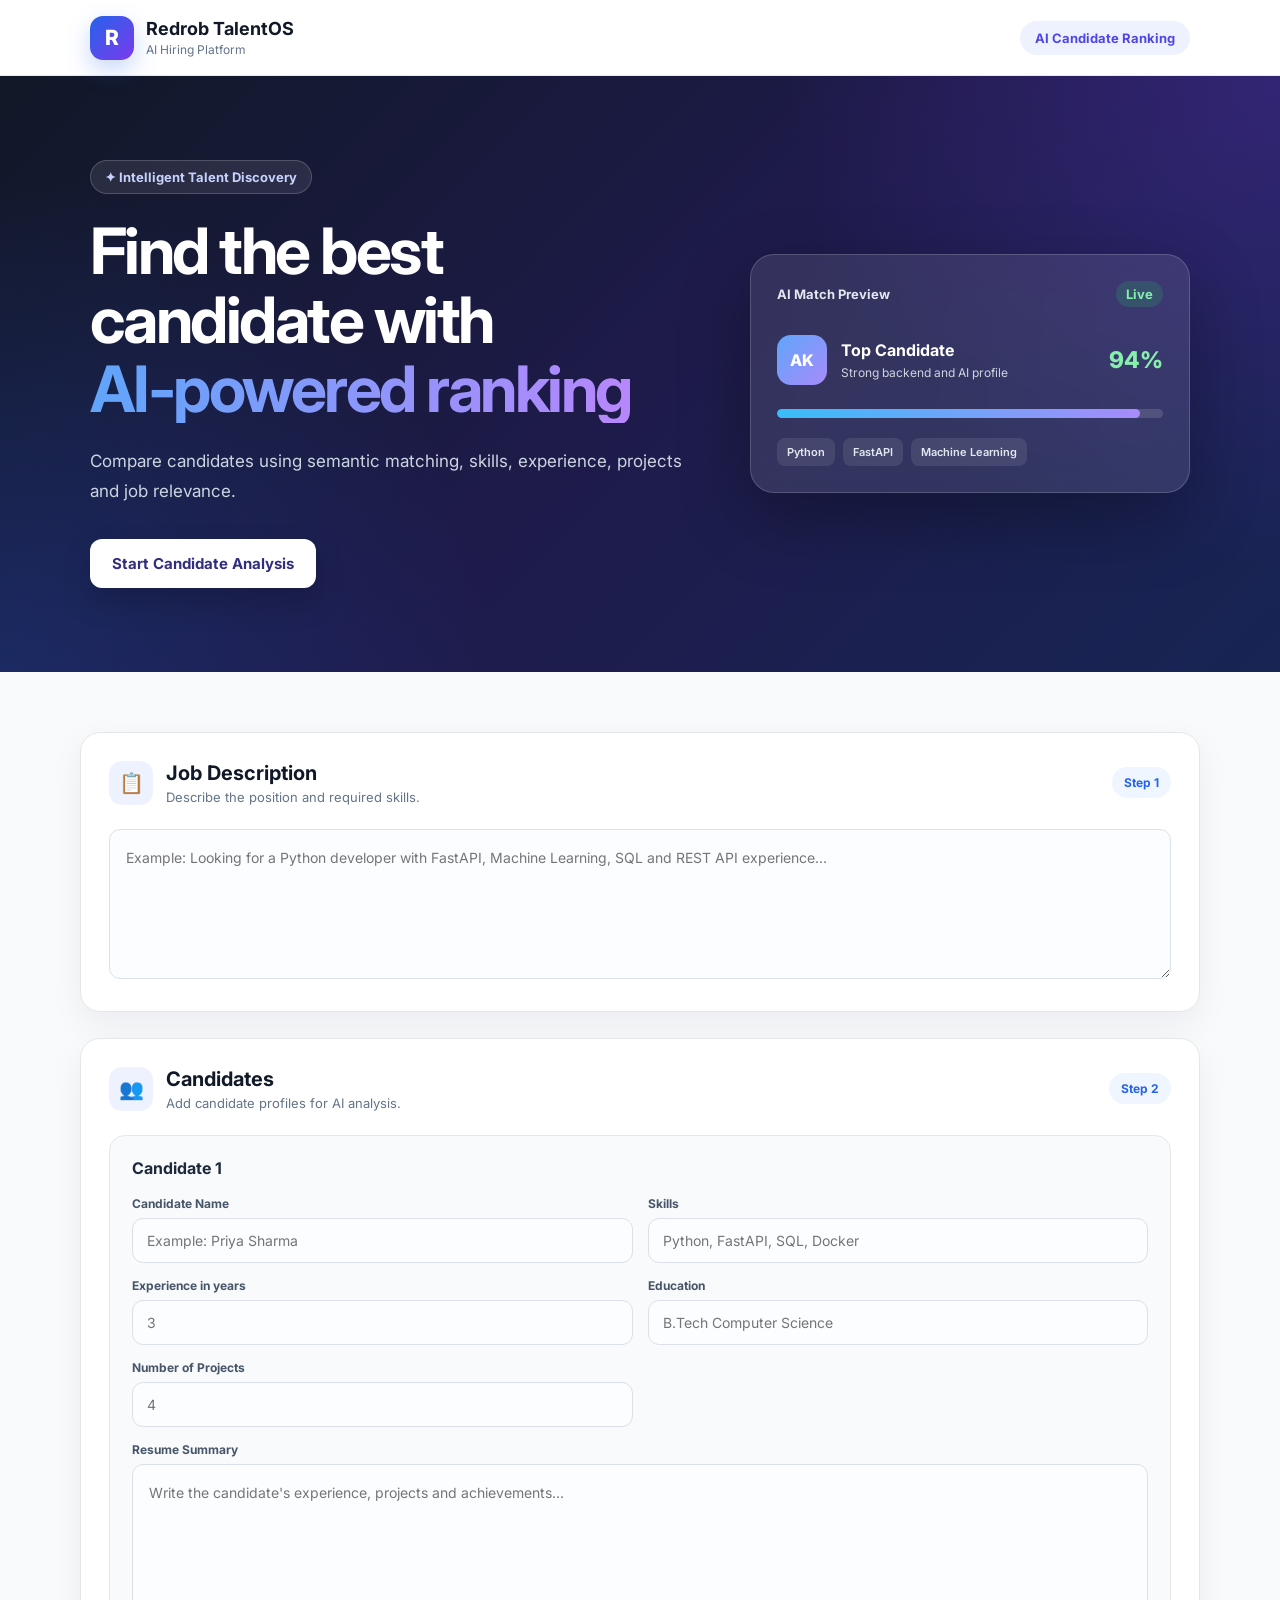
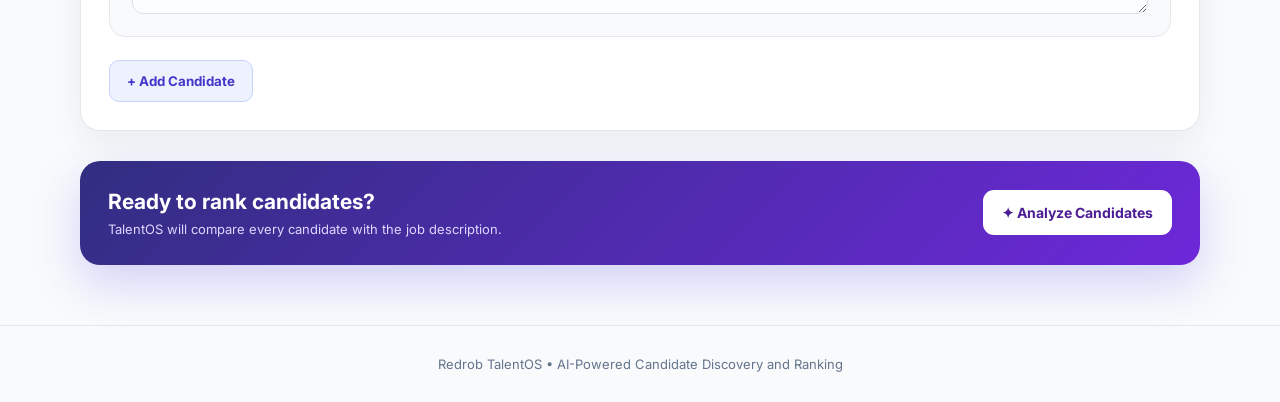
<file: index.html>
<!DOCTYPE html>
<html lang="en">
<head>
  <meta charset="UTF-8" />
  <meta name="viewport" content="width=device-width, initial-scale=1.0" />

  <title>Redrob TalentOS</title>

  <link rel="stylesheet" href="style.css" />
</head>

<body>

  <!-- Navbar -->
  <nav class="navbar">
    <div class="brand">
      <div class="brand-logo">R</div>

      <div>
        <h2>Redrob TalentOS</h2>
        <p>AI Hiring Platform</p>
      </div>
    </div>

    <div class="nav-badge">
      AI Candidate Ranking
    </div>
  </nav>

  <!-- Hero Section -->
  <header class="hero">
    <div class="hero-content">

      <span class="hero-label">
        ✦ Intelligent Talent Discovery
      </span>

      <h1>
        Find the best candidate with
        <span>AI-powered ranking</span>
      </h1>

      <p>
        Compare candidates using semantic matching, skills,
        experience, projects and job relevance.
      </p>

      <button class="hero-button" onclick="scrollToRanking()">
        Start Candidate Analysis
      </button>

    </div>

    <div class="hero-card">
      <div class="hero-card-header">
        <span>AI Match Preview</span>
        <span class="live-badge">Live</span>
      </div>

      <div class="preview-candidate">
        <div class="candidate-avatar">AK</div>

        <div class="candidate-info">
          <h3>Top Candidate</h3>
          <p>Strong backend and AI profile</p>
        </div>

        <div class="preview-score">
          94%
        </div>
      </div>

      <div class="preview-bar">
        <div class="preview-progress"></div>
      </div>

      <div class="preview-tags">
        <span>Python</span>
        <span>FastAPI</span>
        <span>Machine Learning</span>
      </div>
    </div>
  </header>

  <!-- Main Container -->
  <main class="main-container" id="rankingSection">

    <!-- Job Description -->
    <section class="dashboard-card">

      <div class="section-heading">
        <div>
          <span class="section-icon">📋</span>

          <div>
            <h2>Job Description</h2>
            <p>Describe the position and required skills.</p>
          </div>
        </div>

        <span class="step-badge">Step 1</span>
      </div>

      <textarea
        id="jobDescription"
        placeholder="Example: Looking for a Python developer with FastAPI, Machine Learning, SQL and REST API experience..."
      ></textarea>

    </section>

    <!-- Candidates -->
    <section class="dashboard-card">

      <div class="section-heading">
        <div>
          <span class="section-icon">👥</span>

          <div>
            <h2>Candidates</h2>
            <p>Add candidate profiles for AI analysis.</p>
          </div>
        </div>

        <span class="step-badge">Step 2</span>
      </div>

      <div id="candidateContainer"></div>

      <button
        type="button"
        class="secondary-button"
        onclick="addCandidate()"
      >
        + Add Candidate
      </button>

    </section>

    <!-- Analyze Button -->
    <section class="analysis-action">

      <div>
        <h2>Ready to rank candidates?</h2>

        <p>
          TalentOS will compare every candidate with the job description.
        </p>
      </div>

      <button
        type="button"
        class="analyze-button"
        onclick="rankCandidates()"
      >
        <span>✦</span>
        Analyze Candidates
      </button>

    </section>

    <!-- Loading -->
    <div id="loading" class="loading-box hidden">
      <div class="loader"></div>

      <div>
        <h3>AI analysis in progress</h3>
        <p>Comparing skills, experience and semantic relevance...</p>
      </div>
    </div>

    <!-- Results -->
    <section id="resultsSection" class="results-section hidden">

      <div class="results-header">

        <div>
          <span class="section-icon">🏆</span>

          <div>
            <h2>AI Candidate Ranking</h2>
            <p>Candidates ranked according to job relevance.</p>
          </div>
        </div>

        <span class="completed-badge">Analysis Complete</span>

      </div>

      <div id="results"></div>

    </section>

  </main>

  <!-- Footer -->
  <footer>
    <p>
      Redrob TalentOS • AI-Powered Candidate Discovery and Ranking
    </p>
  </footer>

  <script src="script.js"></script>

  <script>
    function scrollToRanking() {
      document
        .getElementById("rankingSection")
        .scrollIntoView({
          behavior: "smooth"
        });
    }
  </script>

</body>
</html>
</file>
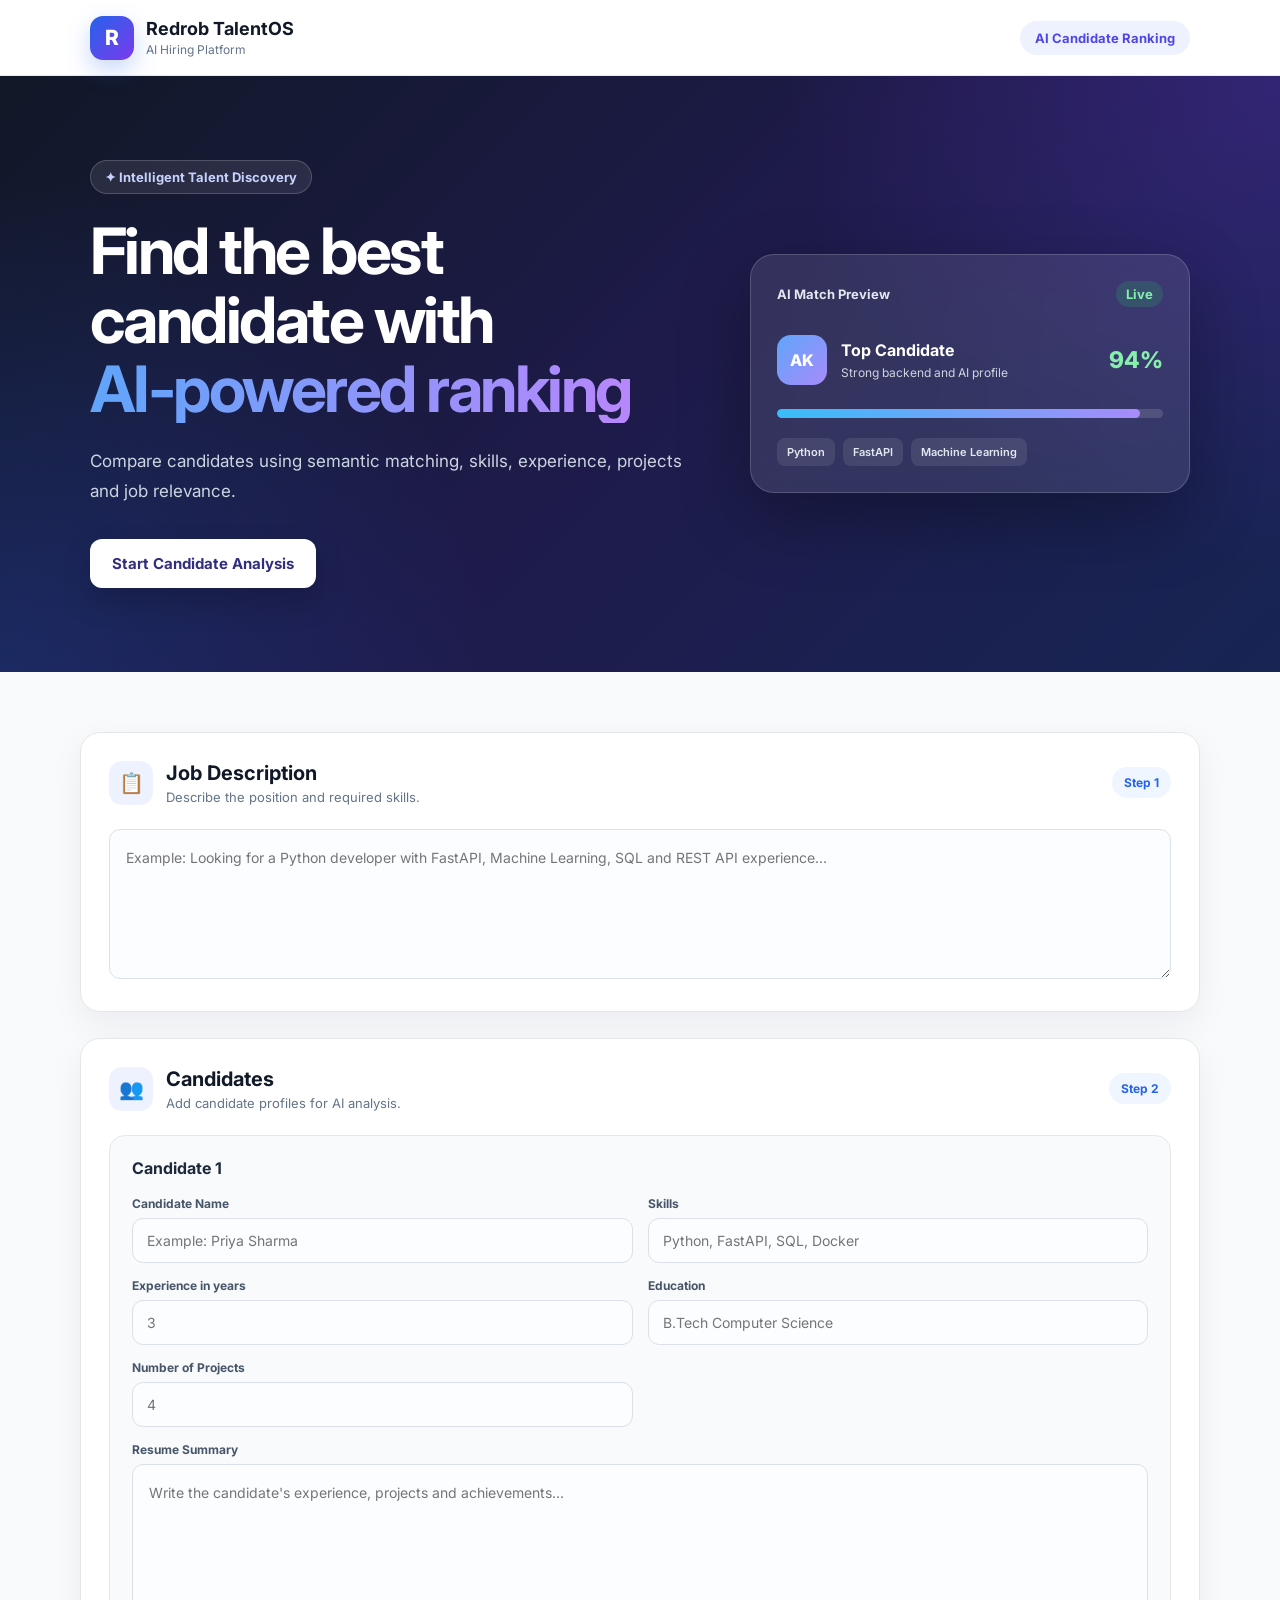
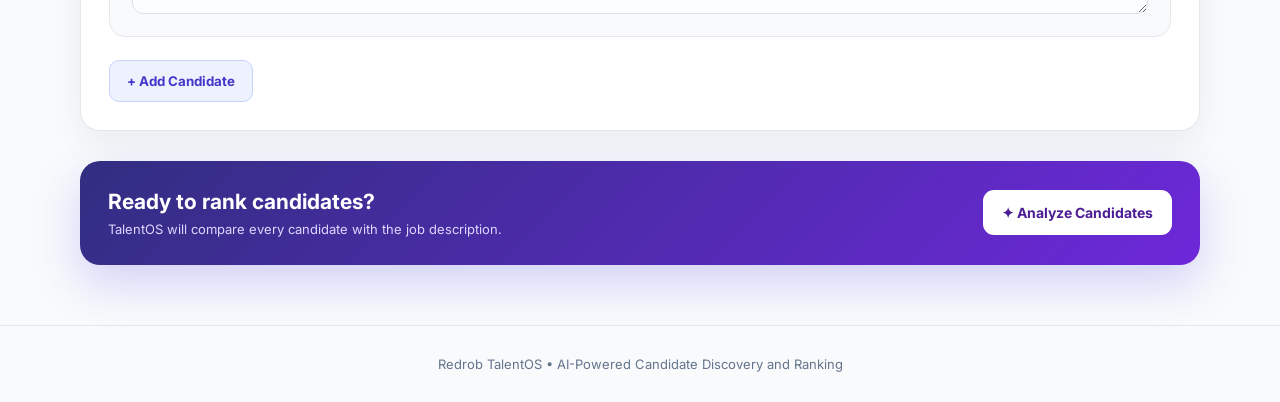
<file: frontend/index.html>
<!DOCTYPE html>
<html lang="en">
<head>
  <meta charset="UTF-8" />
  <meta name="viewport" content="width=device-width, initial-scale=1.0" />

  <title>Redrob TalentOS</title>

  <link rel="stylesheet" href="style.css" />
</head>

<body>

  <!-- Navbar -->
  <nav class="navbar">
    <div class="brand">
      <div class="brand-logo">R</div>

      <div>
        <h2>Redrob TalentOS</h2>
        <p>AI Hiring Platform</p>
      </div>
    </div>

    <div class="nav-badge">
      AI Candidate Ranking
    </div>
  </nav>

  <!-- Hero Section -->
  <header class="hero">
    <div class="hero-content">

      <span class="hero-label">
        ✦ Intelligent Talent Discovery
      </span>

      <h1>
        Find the best candidate with
        <span>AI-powered ranking</span>
      </h1>

      <p>
        Compare candidates using semantic matching, skills,
        experience, projects and job relevance.
      </p>

      <button class="hero-button" onclick="scrollToRanking()">
        Start Candidate Analysis
      </button>

    </div>

    <div class="hero-card">
      <div class="hero-card-header">
        <span>AI Match Preview</span>
        <span class="live-badge">Live</span>
      </div>

      <div class="preview-candidate">
        <div class="candidate-avatar">AK</div>

        <div class="candidate-info">
          <h3>Top Candidate</h3>
          <p>Strong backend and AI profile</p>
        </div>

        <div class="preview-score">
          94%
        </div>
      </div>

      <div class="preview-bar">
        <div class="preview-progress"></div>
      </div>

      <div class="preview-tags">
        <span>Python</span>
        <span>FastAPI</span>
        <span>Machine Learning</span>
      </div>
    </div>
  </header>

  <!-- Main Container -->
  <main class="main-container" id="rankingSection">

    <!-- Job Description -->
    <section class="dashboard-card">

      <div class="section-heading">
        <div>
          <span class="section-icon">📋</span>

          <div>
            <h2>Job Description</h2>
            <p>Describe the position and required skills.</p>
          </div>
        </div>

        <span class="step-badge">Step 1</span>
      </div>

      <textarea
        id="jobDescription"
        placeholder="Example: Looking for a Python developer with FastAPI, Machine Learning, SQL and REST API experience..."
      ></textarea>

    </section>

    <!-- Candidates -->
    <section class="dashboard-card">

      <div class="section-heading">
        <div>
          <span class="section-icon">👥</span>

          <div>
            <h2>Candidates</h2>
            <p>Add candidate profiles for AI analysis.</p>
          </div>
        </div>

        <span class="step-badge">Step 2</span>
      </div>

      <div id="candidateContainer"></div>

      <button
        type="button"
        class="secondary-button"
        onclick="addCandidate()"
      >
        + Add Candidate
      </button>

    </section>

    <!-- Analyze Button -->
    <section class="analysis-action">

      <div>
        <h2>Ready to rank candidates?</h2>

        <p>
          TalentOS will compare every candidate with the job description.
        </p>
      </div>

      <button
        type="button"
        class="analyze-button"
        onclick="rankCandidates()"
      >
        <span>✦</span>
        Analyze Candidates
      </button>

    </section>

    <!-- Loading -->
    <div id="loading" class="loading-box hidden">
      <div class="loader"></div>

      <div>
        <h3>AI analysis in progress</h3>
        <p>Comparing skills, experience and semantic relevance...</p>
      </div>
    </div>

    <!-- Results -->
    <section id="resultsSection" class="results-section hidden">

      <div class="results-header">

        <div>
          <span class="section-icon">🏆</span>

          <div>
            <h2>AI Candidate Ranking</h2>
            <p>Candidates ranked according to job relevance.</p>
          </div>
        </div>

        <span class="completed-badge">Analysis Complete</span>

      </div>

      <div id="results"></div>

    </section>

  </main>

  <!-- Footer -->
  <footer>
    <p>
      Redrob TalentOS • AI-Powered Candidate Discovery and Ranking
    </p>
  </footer>

  <script src="script.js"></script>

  <script>
    function scrollToRanking() {
      document
        .getElementById("rankingSection")
        .scrollIntoView({
          behavior: "smooth"
        });
    }
  </script>

</body>
</html>
</file>
<file: style.css>
@import url("https://fonts.googleapis.com/css2?family=Inter:wght@400;500;600;700;800&display=swap");

* {
  margin: 0;
  padding: 0;
  box-sizing: border-box;
}

html {
  scroll-behavior: smooth;
}

body {
  font-family: "Inter", sans-serif;
  background: #f8fafc;
  color: #172033;
  min-height: 100vh;
}

/* Navbar */

.navbar {
  min-height: 76px;
  padding: 14px 7%;
  display: flex;
  justify-content: space-between;
  align-items: center;
  background: rgba(255, 255, 255, 0.96);
  border-bottom: 1px solid #e6eaf0;
  position: sticky;
  top: 0;
  z-index: 100;
  backdrop-filter: blur(14px);
}

.brand {
  display: flex;
  align-items: center;
  gap: 12px;
}

.brand-logo {
  width: 44px;
  height: 44px;
  border-radius: 13px;
  display: grid;
  place-items: center;
  background: linear-gradient(135deg, #2563eb, #7c3aed);
  color: white;
  font-size: 21px;
  font-weight: 800;
  box-shadow: 0 10px 24px rgba(37, 99, 235, 0.25);
}

.brand h2 {
  font-size: 18px;
  color: #111827;
}

.brand p {
  margin-top: 3px;
  font-size: 12px;
  color: #64748b;
}

.nav-badge {
  padding: 9px 15px;
  border-radius: 999px;
  background: #eef2ff;
  color: #4f46e5;
  font-size: 13px;
  font-weight: 700;
}

/* Hero */

.hero {
  padding: 84px 7%;
  display: grid;
  grid-template-columns: 1.15fr 0.85fr;
  align-items: center;
  gap: 64px;
  overflow: hidden;
  background:
    radial-gradient(circle at top right, rgba(124, 58, 237, 0.24), transparent 35%),
    radial-gradient(circle at bottom left, rgba(37, 99, 235, 0.22), transparent 35%),
    linear-gradient(135deg, #111827, #1e1b4b 52%, #172554);
}

.hero-content {
  max-width: 680px;
}

.hero-label {
  display: inline-block;
  padding: 8px 14px;
  margin-bottom: 22px;
  border: 1px solid rgba(255, 255, 255, 0.18);
  border-radius: 999px;
  background: rgba(255, 255, 255, 0.09);
  color: #c7d2fe;
  font-size: 13px;
  font-weight: 700;
}

.hero h1 {
  color: white;
  font-size: clamp(40px, 5vw, 66px);
  line-height: 1.08;
  letter-spacing: -2.5px;
}

.hero h1 span {
  display: block;
  background: linear-gradient(90deg, #60a5fa, #c084fc);
  -webkit-background-clip: text;
  background-clip: text;
  color: transparent;
}

.hero-content > p {
  margin-top: 24px;
  max-width: 610px;
  color: #cbd5e1;
  font-size: 17px;
  line-height: 1.75;
}

.hero-button,
.analyze-button {
  border: none;
  cursor: pointer;
  font-family: inherit;
  font-weight: 700;
  transition: 0.25s ease;
}

.hero-button {
  margin-top: 32px;
  padding: 15px 22px;
  border-radius: 12px;
  background: white;
  color: #312e81;
  font-size: 15px;
  box-shadow: 0 14px 30px rgba(0, 0, 0, 0.18);
}

.hero-button:hover {
  transform: translateY(-2px);
  box-shadow: 0 18px 36px rgba(0, 0, 0, 0.25);
}

/* Hero Preview Card */

.hero-card {
  padding: 26px;
  border: 1px solid rgba(255, 255, 255, 0.17);
  border-radius: 24px;
  background: rgba(255, 255, 255, 0.1);
  box-shadow: 0 26px 70px rgba(0, 0, 0, 0.3);
  backdrop-filter: blur(18px);
}

.hero-card-header {
  display: flex;
  justify-content: space-between;
  align-items: center;
  color: #e2e8f0;
  font-size: 13px;
  font-weight: 700;
}

.live-badge {
  padding: 5px 10px;
  border-radius: 999px;
  background: rgba(34, 197, 94, 0.18);
  color: #86efac;
}

.preview-candidate {
  margin-top: 28px;
  display: grid;
  grid-template-columns: auto 1fr auto;
  align-items: center;
  gap: 14px;
}

.candidate-avatar {
  width: 50px;
  height: 50px;
  border-radius: 14px;
  display: grid;
  place-items: center;
  background: linear-gradient(135deg, #60a5fa, #a78bfa);
  color: white;
  font-weight: 800;
}

.candidate-info h3 {
  color: white;
  font-size: 16px;
}

.candidate-info p {
  margin-top: 5px;
  color: #cbd5e1;
  font-size: 12px;
}

.preview-score {
  color: #86efac;
  font-size: 23px;
  font-weight: 800;
}

.preview-bar {
  height: 9px;
  margin-top: 24px;
  border-radius: 999px;
  overflow: hidden;
  background: rgba(255, 255, 255, 0.13);
}

.preview-progress {
  width: 94%;
  height: 100%;
  border-radius: inherit;
  background: linear-gradient(90deg, #38bdf8, #a78bfa);
}

.preview-tags {
  margin-top: 20px;
  display: flex;
  flex-wrap: wrap;
  gap: 8px;
}

.preview-tags span {
  padding: 7px 10px;
  border-radius: 8px;
  background: rgba(255, 255, 255, 0.09);
  color: #e2e8f0;
  font-size: 11px;
  font-weight: 600;
}

/* Main Layout */

.main-container {
  width: min(1120px, 90%);
  margin: 60px auto;
}

.dashboard-card {
  margin-bottom: 26px;
  padding: 28px;
  border: 1px solid #e5e7eb;
  border-radius: 20px;
  background: white;
  box-shadow: 0 12px 35px rgba(15, 23, 42, 0.06);
}

.section-heading,
.results-header {
  margin-bottom: 24px;
  display: flex;
  justify-content: space-between;
  align-items: center;
}

.section-heading > div,
.results-header > div {
  display: flex;
  align-items: center;
  gap: 13px;
}

.section-icon {
  width: 44px;
  height: 44px;
  flex-shrink: 0;
  border-radius: 13px;
  display: grid;
  place-items: center;
  background: #eef2ff;
  font-size: 20px;
}

.section-heading h2,
.results-header h2 {
  color: #111827;
  font-size: 20px;
}

.section-heading p,
.results-header p {
  margin-top: 4px;
  color: #64748b;
  font-size: 13px;
}

.step-badge,
.completed-badge {
  padding: 8px 12px;
  border-radius: 999px;
  font-size: 12px;
  font-weight: 700;
}

.step-badge {
  background: #eff6ff;
  color: #2563eb;
}

.completed-badge {
  background: #ecfdf5;
  color: #059669;
}

/* Form */

textarea,
input {
  width: 100%;
  border: 1px solid #dbe1ea;
  border-radius: 11px;
  background: #fbfdff;
  color: #172033;
  font-family: inherit;
  font-size: 14px;
  outline: none;
  transition: 0.2s ease;
}

textarea {
  min-height: 150px;
  padding: 16px;
  resize: vertical;
  line-height: 1.65;
}

input {
  padding: 13px 14px;
}

textarea:focus,
input:focus {
  border-color: #6366f1;
  background: white;
  box-shadow: 0 0 0 4px rgba(99, 102, 241, 0.1);
}

.candidate-card {
  margin-bottom: 18px;
  padding: 22px;
  border: 1px solid #e5e7eb;
  border-radius: 16px;
  background: #f8fafc;
}

.candidate-card h3 {
  margin-bottom: 18px;
  color: #1e293b;
  font-size: 16px;
}

.form-grid {
  display: grid;
  grid-template-columns: repeat(2, 1fr);
  gap: 15px;
}

.form-group {
  display: flex;
  flex-direction: column;
  gap: 7px;
}

.form-group.full-width {
  grid-column: 1 / -1;
}

.form-group label {
  color: #475569;
  font-size: 12px;
  font-weight: 700;
}

.secondary-button {
  margin-top: 5px;
  padding: 12px 17px;
  border: 1px solid #c7d2fe;
  border-radius: 10px;
  background: #eef2ff;
  color: #4338ca;
  cursor: pointer;
  font-family: inherit;
  font-weight: 700;
  transition: 0.2s ease;
}

.secondary-button:hover {
  background: #e0e7ff;
}

/* Analyze Action */

.analysis-action {
  margin: 30px 0;
  padding: 28px;
  border-radius: 20px;
  display: flex;
  justify-content: space-between;
  align-items: center;
  gap: 20px;
  background: linear-gradient(135deg, #312e81, #6d28d9);
  color: white;
  box-shadow: 0 18px 45px rgba(79, 70, 229, 0.22);
}

.analysis-action h2 {
  font-size: 21px;
}

.analysis-action p {
  margin-top: 7px;
  color: #ddd6fe;
  font-size: 13px;
}

.analyze-button {
  flex-shrink: 0;
  padding: 14px 19px;
  border-radius: 11px;
  background: white;
  color: #4c1d95;
  font-size: 14px;
}

.analyze-button:hover {
  transform: translateY(-2px);
}

/* Loading */

.loading-box {
  margin: 25px 0;
  padding: 25px;
  display: flex;
  align-items: center;
  gap: 18px;
  border: 1px solid #dbeafe;
  border-radius: 16px;
  background: #eff6ff;
}

.loader {
  width: 34px;
  height: 34px;
  border: 4px solid #c7d2fe;
  border-top-color: #4f46e5;
  border-radius: 50%;
  animation: spin 0.8s linear infinite;
}

.loading-box h3 {
  color: #1e3a8a;
  font-size: 15px;
}

.loading-box p {
  margin-top: 5px;
  color: #64748b;
  font-size: 12px;
}

@keyframes spin {
  to {
    transform: rotate(360deg);
  }
}

/* Results */

.results-section {
  margin-top: 32px;
  padding: 28px;
  border: 1px solid #e5e7eb;
  border-radius: 20px;
  background: white;
  box-shadow: 0 14px 40px rgba(15, 23, 42, 0.07);
}

.result-card {
  margin-top: 16px;
  padding: 22px;
  border: 1px solid #e5e7eb;
  border-radius: 16px;
  background: #f8fafc;
}

.result-card:first-child {
  border-color: #c4b5fd;
  background: linear-gradient(135deg, #faf5ff, #eff6ff);
}

.result-top {
  display: flex;
  justify-content: space-between;
  align-items: center;
  gap: 15px;
}

.result-rank {
  color: #6366f1;
  font-size: 13px;
  font-weight: 800;
}

.result-name {
  margin-top: 5px;
  color: #111827;
  font-size: 18px;
  font-weight: 800;
}

.result-score {
  font-size: 28px;
  font-weight: 800;
  background: linear-gradient(90deg, #2563eb, #7c3aed);
  -webkit-background-clip: text;
  background-clip: text;
  color: transparent;
}

.score-bar {
  height: 10px;
  margin: 18px 0;
  border-radius: 999px;
  overflow: hidden;
  background: #e2e8f0;
}

.score-progress {
  height: 100%;
  border-radius: inherit;
  background: linear-gradient(90deg, #2563eb, #7c3aed);
}

.result-details {
  display: flex;
  flex-wrap: wrap;
  gap: 10px;
}

.result-details span {
  padding: 7px 10px;
  border-radius: 8px;
  background: white;
  color: #475569;
  font-size: 12px;
  font-weight: 600;
}

/* Utilities */

.hidden {
  display: none !important;
}

footer {
  padding: 30px 20px;
  border-top: 1px solid #e5e7eb;
  text-align: center;
  color: #64748b;
  font-size: 13px;
}

/* Responsive */

@media (max-width: 860px) {
  .hero {
    grid-template-columns: 1fr;
    padding-top: 60px;
  }

  .hero-card {
    max-width: 580px;
  }

  .form-grid {
    grid-template-columns: 1fr;
  }

  .analysis-action {
    align-items: flex-start;
    flex-direction: column;
  }
}

@media (max-width: 600px) {
  .navbar {
    padding: 12px 5%;
  }

  .nav-badge {
    display: none;
  }

  .hero {
    padding: 55px 5%;
  }

  .hero h1 {
    letter-spacing: -1.5px;
  }

  .main-container {
    width: 92%;
    margin-top: 35px;
  }

  .dashboard-card,
  .results-section {
    padding: 20px;
  }

  .section-heading,
  .results-header {
    align-items: flex-start;
    gap: 15px;
  }

  .step-badge,
  .completed-badge {
    display: none;
  }
}
</file>
<file: frontend/style.css>
@import url("https://fonts.googleapis.com/css2?family=Inter:wght@400;500;600;700;800&display=swap");

* {
  margin: 0;
  padding: 0;
  box-sizing: border-box;
}

html {
  scroll-behavior: smooth;
}

body {
  font-family: "Inter", sans-serif;
  background: #f8fafc;
  color: #172033;
  min-height: 100vh;
}

/* Navbar */

.navbar {
  min-height: 76px;
  padding: 14px 7%;
  display: flex;
  justify-content: space-between;
  align-items: center;
  background: rgba(255, 255, 255, 0.96);
  border-bottom: 1px solid #e6eaf0;
  position: sticky;
  top: 0;
  z-index: 100;
  backdrop-filter: blur(14px);
}

.brand {
  display: flex;
  align-items: center;
  gap: 12px;
}

.brand-logo {
  width: 44px;
  height: 44px;
  border-radius: 13px;
  display: grid;
  place-items: center;
  background: linear-gradient(135deg, #2563eb, #7c3aed);
  color: white;
  font-size: 21px;
  font-weight: 800;
  box-shadow: 0 10px 24px rgba(37, 99, 235, 0.25);
}

.brand h2 {
  font-size: 18px;
  color: #111827;
}

.brand p {
  margin-top: 3px;
  font-size: 12px;
  color: #64748b;
}

.nav-badge {
  padding: 9px 15px;
  border-radius: 999px;
  background: #eef2ff;
  color: #4f46e5;
  font-size: 13px;
  font-weight: 700;
}

/* Hero */

.hero {
  padding: 84px 7%;
  display: grid;
  grid-template-columns: 1.15fr 0.85fr;
  align-items: center;
  gap: 64px;
  overflow: hidden;
  background:
    radial-gradient(circle at top right, rgba(124, 58, 237, 0.24), transparent 35%),
    radial-gradient(circle at bottom left, rgba(37, 99, 235, 0.22), transparent 35%),
    linear-gradient(135deg, #111827, #1e1b4b 52%, #172554);
}

.hero-content {
  max-width: 680px;
}

.hero-label {
  display: inline-block;
  padding: 8px 14px;
  margin-bottom: 22px;
  border: 1px solid rgba(255, 255, 255, 0.18);
  border-radius: 999px;
  background: rgba(255, 255, 255, 0.09);
  color: #c7d2fe;
  font-size: 13px;
  font-weight: 700;
}

.hero h1 {
  color: white;
  font-size: clamp(40px, 5vw, 66px);
  line-height: 1.08;
  letter-spacing: -2.5px;
}

.hero h1 span {
  display: block;
  background: linear-gradient(90deg, #60a5fa, #c084fc);
  -webkit-background-clip: text;
  background-clip: text;
  color: transparent;
}

.hero-content > p {
  margin-top: 24px;
  max-width: 610px;
  color: #cbd5e1;
  font-size: 17px;
  line-height: 1.75;
}

.hero-button,
.analyze-button {
  border: none;
  cursor: pointer;
  font-family: inherit;
  font-weight: 700;
  transition: 0.25s ease;
}

.hero-button {
  margin-top: 32px;
  padding: 15px 22px;
  border-radius: 12px;
  background: white;
  color: #312e81;
  font-size: 15px;
  box-shadow: 0 14px 30px rgba(0, 0, 0, 0.18);
}

.hero-button:hover {
  transform: translateY(-2px);
  box-shadow: 0 18px 36px rgba(0, 0, 0, 0.25);
}

/* Hero Preview Card */

.hero-card {
  padding: 26px;
  border: 1px solid rgba(255, 255, 255, 0.17);
  border-radius: 24px;
  background: rgba(255, 255, 255, 0.1);
  box-shadow: 0 26px 70px rgba(0, 0, 0, 0.3);
  backdrop-filter: blur(18px);
}

.hero-card-header {
  display: flex;
  justify-content: space-between;
  align-items: center;
  color: #e2e8f0;
  font-size: 13px;
  font-weight: 700;
}

.live-badge {
  padding: 5px 10px;
  border-radius: 999px;
  background: rgba(34, 197, 94, 0.18);
  color: #86efac;
}

.preview-candidate {
  margin-top: 28px;
  display: grid;
  grid-template-columns: auto 1fr auto;
  align-items: center;
  gap: 14px;
}

.candidate-avatar {
  width: 50px;
  height: 50px;
  border-radius: 14px;
  display: grid;
  place-items: center;
  background: linear-gradient(135deg, #60a5fa, #a78bfa);
  color: white;
  font-weight: 800;
}

.candidate-info h3 {
  color: white;
  font-size: 16px;
}

.candidate-info p {
  margin-top: 5px;
  color: #cbd5e1;
  font-size: 12px;
}

.preview-score {
  color: #86efac;
  font-size: 23px;
  font-weight: 800;
}

.preview-bar {
  height: 9px;
  margin-top: 24px;
  border-radius: 999px;
  overflow: hidden;
  background: rgba(255, 255, 255, 0.13);
}

.preview-progress {
  width: 94%;
  height: 100%;
  border-radius: inherit;
  background: linear-gradient(90deg, #38bdf8, #a78bfa);
}

.preview-tags {
  margin-top: 20px;
  display: flex;
  flex-wrap: wrap;
  gap: 8px;
}

.preview-tags span {
  padding: 7px 10px;
  border-radius: 8px;
  background: rgba(255, 255, 255, 0.09);
  color: #e2e8f0;
  font-size: 11px;
  font-weight: 600;
}

/* Main Layout */

.main-container {
  width: min(1120px, 90%);
  margin: 60px auto;
}

.dashboard-card {
  margin-bottom: 26px;
  padding: 28px;
  border: 1px solid #e5e7eb;
  border-radius: 20px;
  background: white;
  box-shadow: 0 12px 35px rgba(15, 23, 42, 0.06);
}

.section-heading,
.results-header {
  margin-bottom: 24px;
  display: flex;
  justify-content: space-between;
  align-items: center;
}

.section-heading > div,
.results-header > div {
  display: flex;
  align-items: center;
  gap: 13px;
}

.section-icon {
  width: 44px;
  height: 44px;
  flex-shrink: 0;
  border-radius: 13px;
  display: grid;
  place-items: center;
  background: #eef2ff;
  font-size: 20px;
}

.section-heading h2,
.results-header h2 {
  color: #111827;
  font-size: 20px;
}

.section-heading p,
.results-header p {
  margin-top: 4px;
  color: #64748b;
  font-size: 13px;
}

.step-badge,
.completed-badge {
  padding: 8px 12px;
  border-radius: 999px;
  font-size: 12px;
  font-weight: 700;
}

.step-badge {
  background: #eff6ff;
  color: #2563eb;
}

.completed-badge {
  background: #ecfdf5;
  color: #059669;
}

/* Form */

textarea,
input {
  width: 100%;
  border: 1px solid #dbe1ea;
  border-radius: 11px;
  background: #fbfdff;
  color: #172033;
  font-family: inherit;
  font-size: 14px;
  outline: none;
  transition: 0.2s ease;
}

textarea {
  min-height: 150px;
  padding: 16px;
  resize: vertical;
  line-height: 1.65;
}

input {
  padding: 13px 14px;
}

textarea:focus,
input:focus {
  border-color: #6366f1;
  background: white;
  box-shadow: 0 0 0 4px rgba(99, 102, 241, 0.1);
}

.candidate-card {
  margin-bottom: 18px;
  padding: 22px;
  border: 1px solid #e5e7eb;
  border-radius: 16px;
  background: #f8fafc;
}

.candidate-card h3 {
  margin-bottom: 18px;
  color: #1e293b;
  font-size: 16px;
}

.form-grid {
  display: grid;
  grid-template-columns: repeat(2, 1fr);
  gap: 15px;
}

.form-group {
  display: flex;
  flex-direction: column;
  gap: 7px;
}

.form-group.full-width {
  grid-column: 1 / -1;
}

.form-group label {
  color: #475569;
  font-size: 12px;
  font-weight: 700;
}

.secondary-button {
  margin-top: 5px;
  padding: 12px 17px;
  border: 1px solid #c7d2fe;
  border-radius: 10px;
  background: #eef2ff;
  color: #4338ca;
  cursor: pointer;
  font-family: inherit;
  font-weight: 700;
  transition: 0.2s ease;
}

.secondary-button:hover {
  background: #e0e7ff;
}

/* Analyze Action */

.analysis-action {
  margin: 30px 0;
  padding: 28px;
  border-radius: 20px;
  display: flex;
  justify-content: space-between;
  align-items: center;
  gap: 20px;
  background: linear-gradient(135deg, #312e81, #6d28d9);
  color: white;
  box-shadow: 0 18px 45px rgba(79, 70, 229, 0.22);
}

.analysis-action h2 {
  font-size: 21px;
}

.analysis-action p {
  margin-top: 7px;
  color: #ddd6fe;
  font-size: 13px;
}

.analyze-button {
  flex-shrink: 0;
  padding: 14px 19px;
  border-radius: 11px;
  background: white;
  color: #4c1d95;
  font-size: 14px;
}

.analyze-button:hover {
  transform: translateY(-2px);
}

/* Loading */

.loading-box {
  margin: 25px 0;
  padding: 25px;
  display: flex;
  align-items: center;
  gap: 18px;
  border: 1px solid #dbeafe;
  border-radius: 16px;
  background: #eff6ff;
}

.loader {
  width: 34px;
  height: 34px;
  border: 4px solid #c7d2fe;
  border-top-color: #4f46e5;
  border-radius: 50%;
  animation: spin 0.8s linear infinite;
}

.loading-box h3 {
  color: #1e3a8a;
  font-size: 15px;
}

.loading-box p {
  margin-top: 5px;
  color: #64748b;
  font-size: 12px;
}

@keyframes spin {
  to {
    transform: rotate(360deg);
  }
}

/* Results */

.results-section {
  margin-top: 32px;
  padding: 28px;
  border: 1px solid #e5e7eb;
  border-radius: 20px;
  background: white;
  box-shadow: 0 14px 40px rgba(15, 23, 42, 0.07);
}

.result-card {
  margin-top: 16px;
  padding: 22px;
  border: 1px solid #e5e7eb;
  border-radius: 16px;
  background: #f8fafc;
}

.result-card:first-child {
  border-color: #c4b5fd;
  background: linear-gradient(135deg, #faf5ff, #eff6ff);
}

.result-top {
  display: flex;
  justify-content: space-between;
  align-items: center;
  gap: 15px;
}

.result-rank {
  color: #6366f1;
  font-size: 13px;
  font-weight: 800;
}

.result-name {
  margin-top: 5px;
  color: #111827;
  font-size: 18px;
  font-weight: 800;
}

.result-score {
  font-size: 28px;
  font-weight: 800;
  background: linear-gradient(90deg, #2563eb, #7c3aed);
  -webkit-background-clip: text;
  background-clip: text;
  color: transparent;
}

.score-bar {
  height: 10px;
  margin: 18px 0;
  border-radius: 999px;
  overflow: hidden;
  background: #e2e8f0;
}

.score-progress {
  height: 100%;
  border-radius: inherit;
  background: linear-gradient(90deg, #2563eb, #7c3aed);
}

.result-details {
  display: flex;
  flex-wrap: wrap;
  gap: 10px;
}

.result-details span {
  padding: 7px 10px;
  border-radius: 8px;
  background: white;
  color: #475569;
  font-size: 12px;
  font-weight: 600;
}

/* Utilities */

.hidden {
  display: none !important;
}

footer {
  padding: 30px 20px;
  border-top: 1px solid #e5e7eb;
  text-align: center;
  color: #64748b;
  font-size: 13px;
}

/* Responsive */

@media (max-width: 860px) {
  .hero {
    grid-template-columns: 1fr;
    padding-top: 60px;
  }

  .hero-card {
    max-width: 580px;
  }

  .form-grid {
    grid-template-columns: 1fr;
  }

  .analysis-action {
    align-items: flex-start;
    flex-direction: column;
  }
}

@media (max-width: 600px) {
  .navbar {
    padding: 12px 5%;
  }

  .nav-badge {
    display: none;
  }

  .hero {
    padding: 55px 5%;
  }

  .hero h1 {
    letter-spacing: -1.5px;
  }

  .main-container {
    width: 92%;
    margin-top: 35px;
  }

  .dashboard-card,
  .results-section {
    padding: 20px;
  }

  .section-heading,
  .results-header {
    align-items: flex-start;
    gap: 15px;
  }

  .step-badge,
  .completed-badge {
    display: none;
  }
}
</file>
